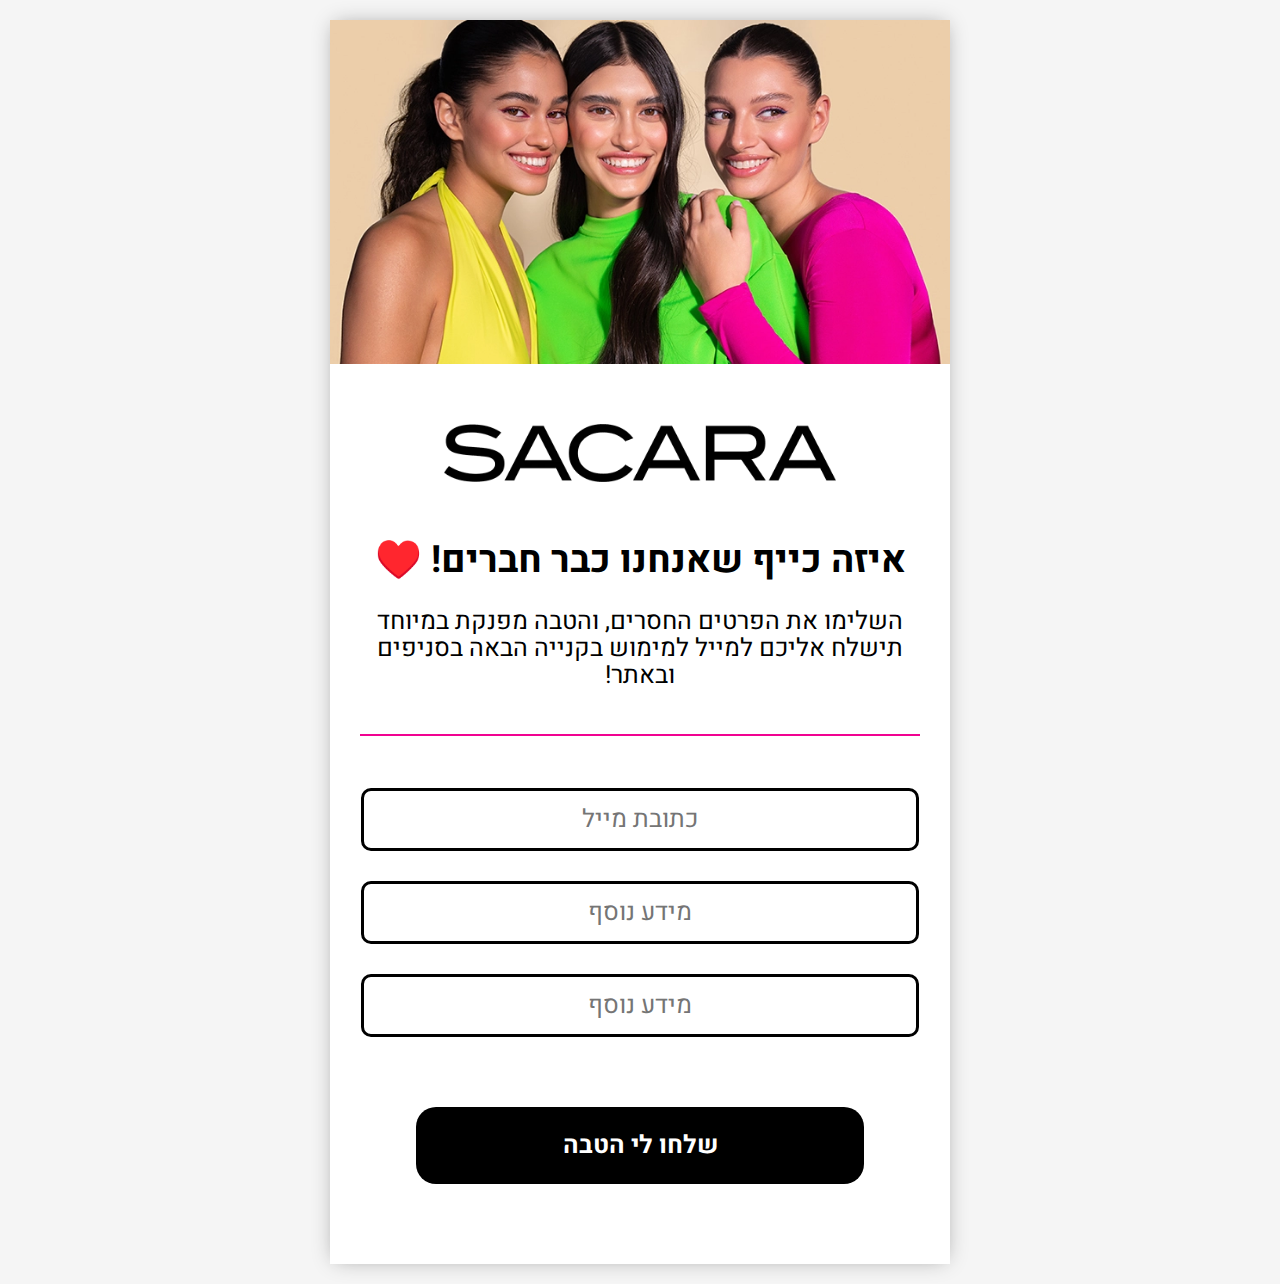
<file: existing-member/index.html>
<!DOCTYPE html>
<html lang="he" dir="rtl">

<head>
    <meta charset="UTF-8">
    <meta name="viewport" content="width=device-width, initial-scale=1.0">
    <meta name="theme-color" content="#000">
    <title>מועדון הלקוחות של סקארה</title>
    <link rel="preconnect" href="https://fonts.googleapis.com">
<link rel="preconnect" href="https://fonts.gstatic.com" crossorigin>
<link href="https://fonts.googleapis.com/css2?family=Heebo:wght@400;600&display=swap" rel="stylesheet">
    <link rel="stylesheet" href="./style.css">
</head>

<body>
    <main>
        <div class="container">
            <img class="header-img" src="./header-img.webp" alt="Women wearing Sacara's makeup">
            <div class="inner">
                <img class="logo" src="./sacara-logo.webp" alt="Sacars's logo">
                <h2 class="title">איזה כייף שאנחנו כבר חברים! ♥️</h2>
                <p class="instructions">
                    השלימו את הפרטים החסרים, והטבה מפנקת במיוחד<br />
                    תישלח אליכם למייל למימוש בקנייה הבאה בסניפים ובאתר!
                </p>
                <form action="" class="email-form" onsubmit="return validateEmail()">
                    <div class="error-msg">כתובת המייל אינה תקינה</div>
                    <input type="text" class="email-input" required name="email" placeholder="כתובת מייל">
                    <input type="text" class="comment-input" name="comment-1" placeholder="מידע נוסף">
                    <input type="text" class="comment-input" name="comment-2" placeholder="מידע נוסף">
                    <input type="submit" value="שלחו לי הטבה">
                </form>
            </div>
        </div>
    </main>
    <script src="./script.js"></script>
</body>

</html>
</file>
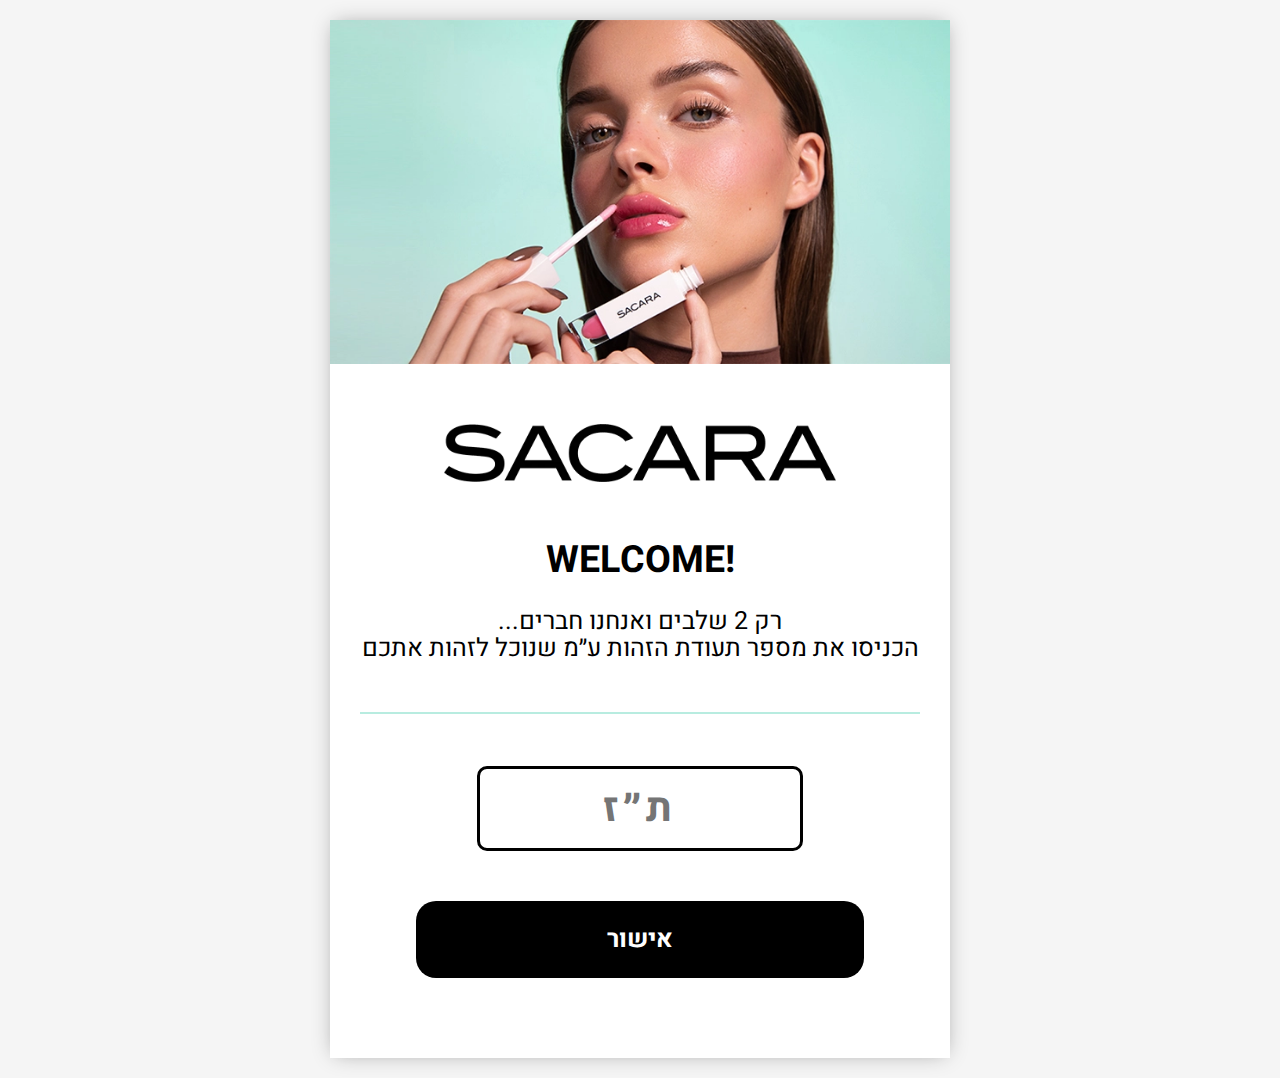
<file: id-verification/index.html>
<!DOCTYPE html>
<html lang="he" dir="rtl">

<head>
    <meta charset="UTF-8">
    <meta name="viewport" content="width=device-width, initial-scale=1.0">
    <meta name="theme-color" content="#000">
    <title>מועדון הלקוחות של סקארה</title>
    <link rel="preconnect" href="https://fonts.googleapis.com">
<link rel="preconnect" href="https://fonts.gstatic.com" crossorigin>
<link href="https://fonts.googleapis.com/css2?family=Heebo:wght@400;600&display=swap" rel="stylesheet">
    <link rel="stylesheet" href="./style.css">
</head>

<body>
    <main>
        <div class="container">
            <img class="header-img" src="./header-img.webp" alt="A woman using Sacara's product">
            <div class="inner">
                <img class="logo" src="./sacara-logo.webp" alt="Sacars's logo">
                <h2 class="welcome-title">WELCOME!</h2>
                <p class="instructions">
                    רק 2 שלבים ואנחנו חברים...
                    <br />
                    הכניסו את מספר תעודת הזהות ע״מ שנוכל לזהות אתכם
                </p>
                <form action="" class="id-verification-form" onsubmit="return validateId()">
                    <div class="error-msg">תעודת הזהות אינה תקינה</div>
                    <input type="text" class="id-input" required name="id" placeholder="ת״ז" maxlength="9">
                    <input type="submit" value="אישור">
                </form>
            </div>
        </div>
    </main>

    <script src="./script.js"></script>
</body>

</html>
</file>
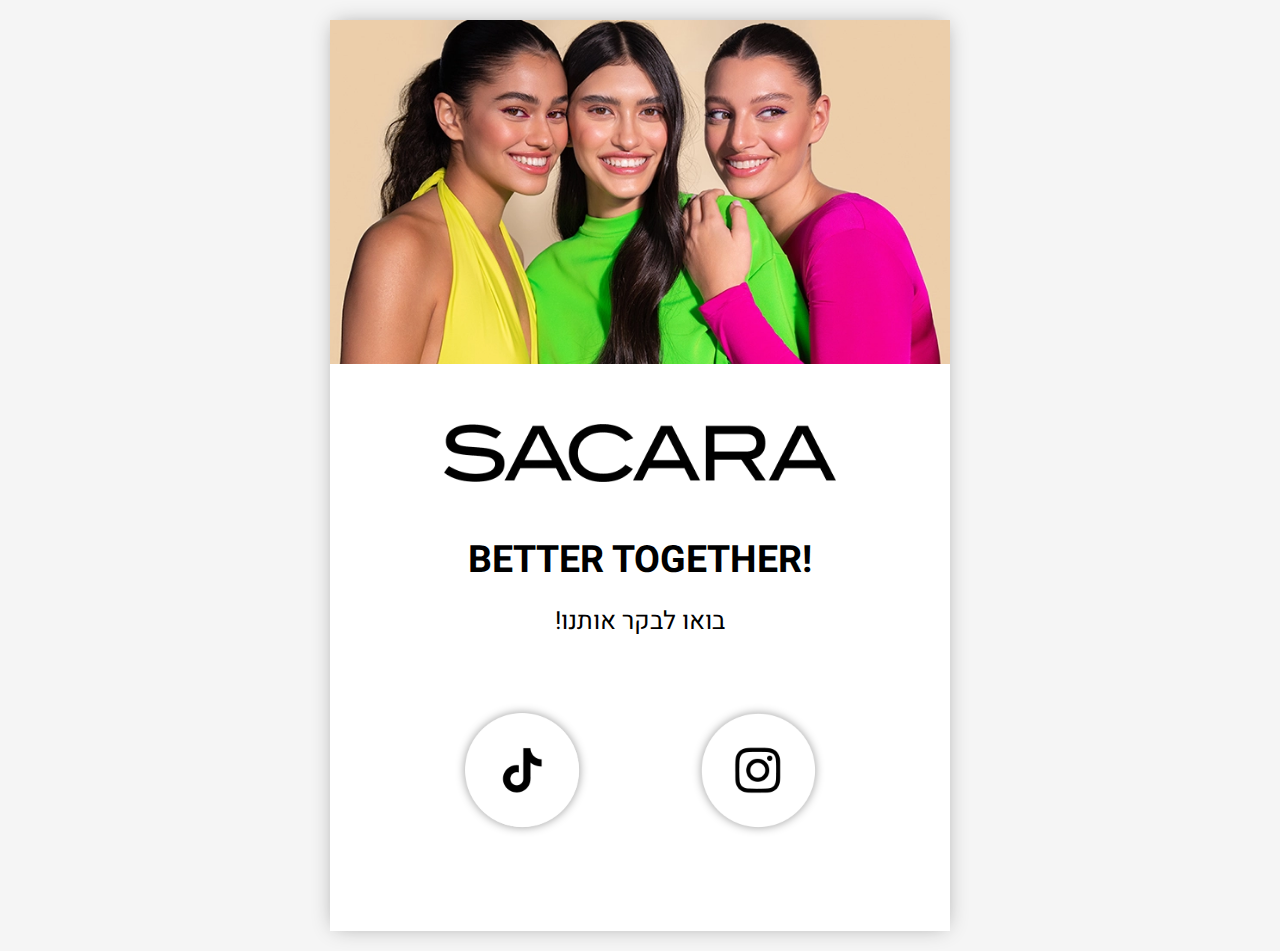
<file: member-joined/index.html>
<!DOCTYPE html>
<html lang="he" dir="rtl">

<head>
    <meta charset="UTF-8">
    <meta name="viewport" content="width=device-width, initial-scale=1.0">
    <meta name="theme-color" content="#000">
    <title>מועדון הלקוחות של סקארה</title>
    <link rel="preconnect" href="https://fonts.googleapis.com">
    <link rel="preconnect" href="https://fonts.gstatic.com" crossorigin>
    <link href="https://fonts.googleapis.com/css2?family=Heebo:wght@400;600&display=swap" rel="stylesheet">
    <link rel="stylesheet" href="./style.css">
</head>

<body>
    <main>
        <div class="container">
            <img class="header-img" src="./header-img.webp" alt="A woman using Sacara's product">
            <div class="inner">
                <img class="logo" src="./sacara-logo.webp" alt="Sacars's logo">
                <h2 class="welcome-title">BETTER TOGETHER!</h2>
                <p class="instructions">
                    בואו לבקר אותנו!
                </p>
                <div class="social-links">
                    <a href="https://www.instagram.com/sacara_il/?hl=en" class="social-link instagram" target="_blank">
                        <img src="./instagram-icon.webp" alt="אייקון אינסטגרם" class="social-icon">
                    </a>
                    <a href="https://www.tiktok.com/@sacaraisrael?lang=en" class="social-link tik-tok" target="_blank">
                        <img src="./tik-tok-icon.webp" alt="אייקון טיק-טוק" class="social-icon">
                    </a>
                </div>
            </div>
        </div>
    </main>
</body>

</html>
</file>
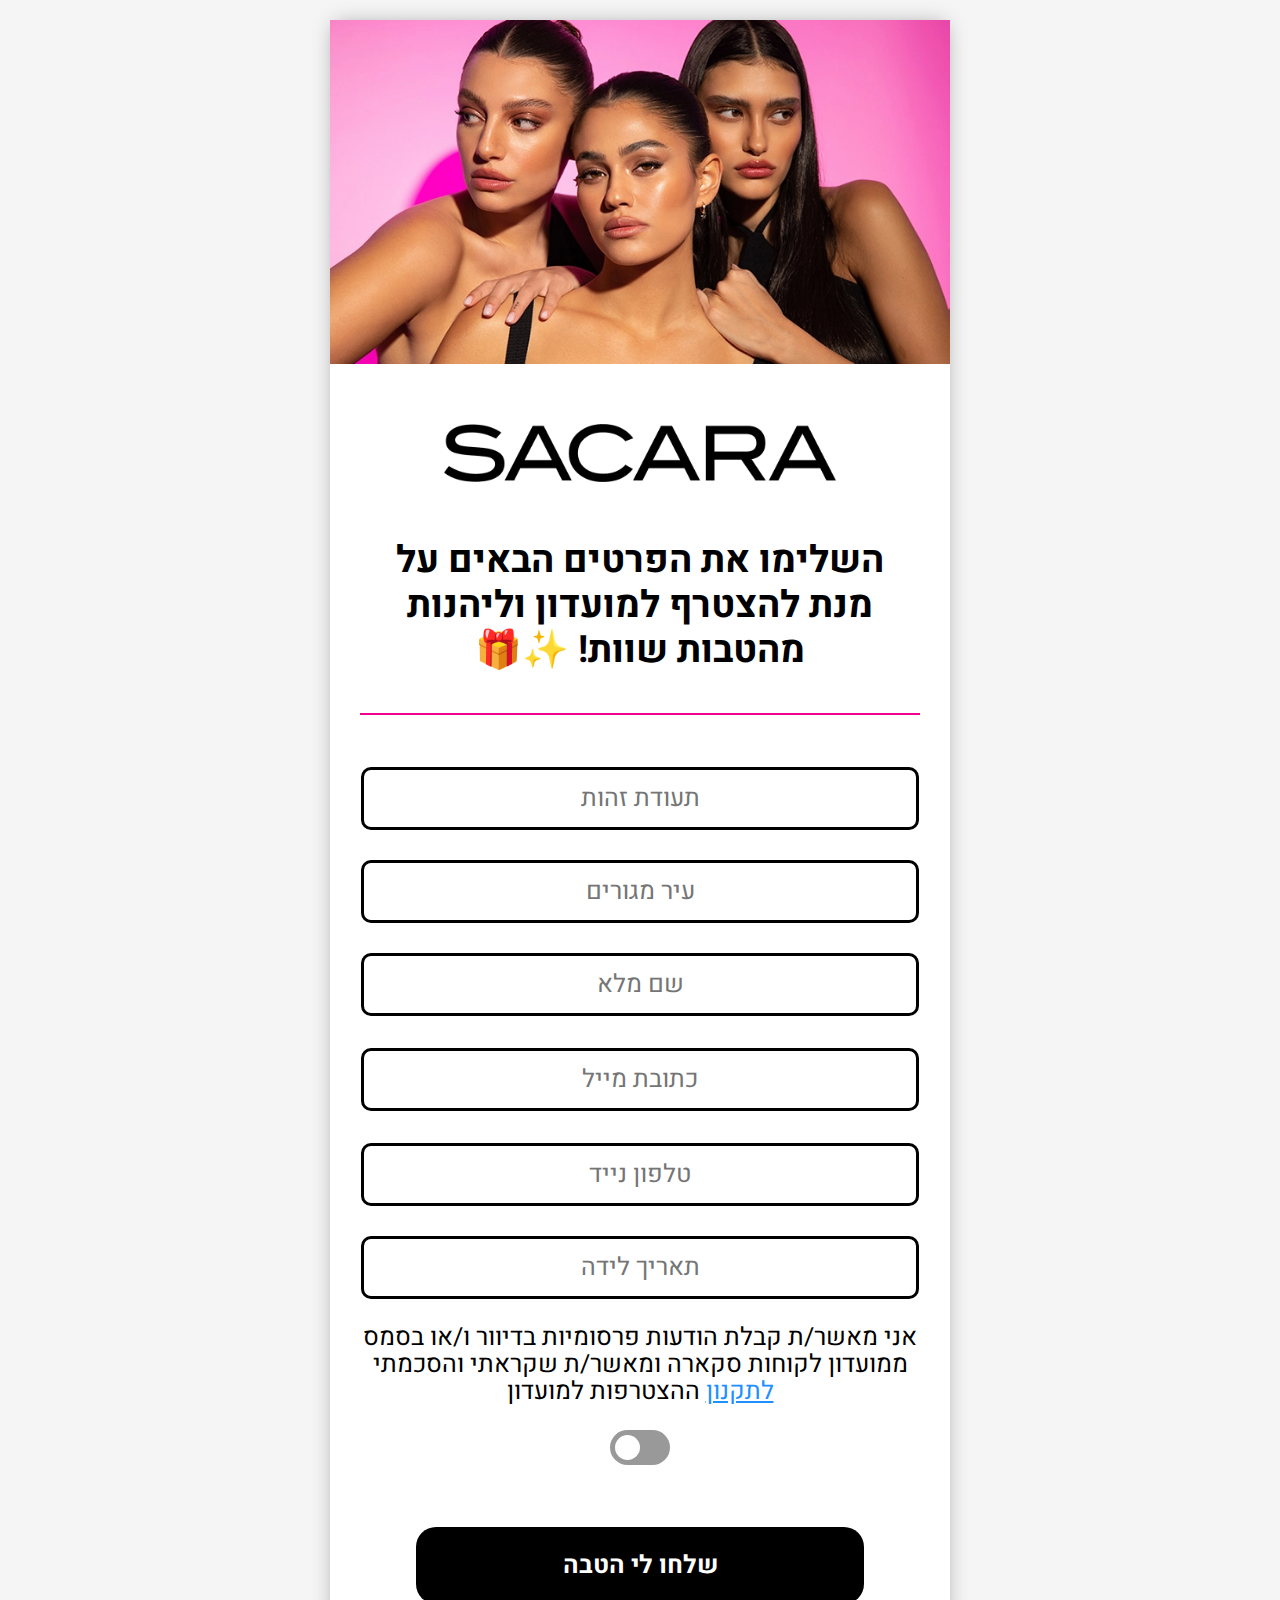
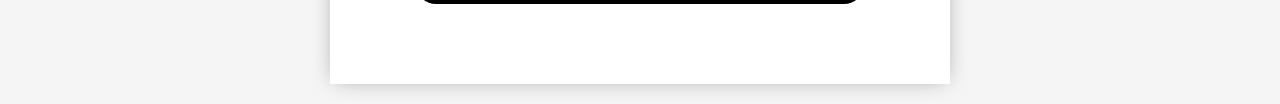
<file: non-existent-member/index.html>
<!DOCTYPE html>
<html lang="he" dir="rtl">

<head>
    <meta charset="UTF-8">
    <meta name="viewport" content="width=device-width, initial-scale=1.0">
    <meta name="theme-color" content="#000">
    <title>מועדון הלקוחות של סקארה</title>
    <link rel="preconnect" href="https://fonts.googleapis.com">
    <link rel="preconnect" href="https://fonts.gstatic.com" crossorigin>
    <link href="https://fonts.googleapis.com/css2?family=Heebo:wght@400;600&display=swap" rel="stylesheet">
    <link rel="stylesheet" href="./style.css">
</head>

<body>
    <main>
        <div class="container">
            <img class="header-img" src="./header-img.webp" alt="A woman using Sacara's product">
            <div class="inner">

                <img class="logo" src="./sacara-logo.webp" alt="Sacars's logo">

                <h2 class="title">השלימו את הפרטים הבאים על מנת להצטרף למועדון וליהנות מהטבות שוות! ✨🎁</h2>

                <form action="" class="membership-form">

                    <div class="error-msg id-error hidden">תעודת הזהות אינה חוקית</div>
                    <input required type="text" name="id" class="id-input" required  placeholder="תעודת זהות" maxlength="9">

                    <input required type="text" name="city" class="city-input" placeholder="עיר מגורים">

                    <input required type="text" name="full-name" class="full-name-input" placeholder="שם מלא">

                    <div class="error-msg email-error hidden">כתובת המייל אינה תקינה</div>
                    <input required type="text" name="email" class="email-input" placeholder="כתובת מייל">

                    <div class="error-msg phone-error hidden">מספר הטלפון אינו תקין</div>
                    <input required type="text" name="phone" class="phone-input" required placeholder="טלפון נייד">

                    <input required type="text" name="date" class="date-input" placeholder="תאריך לידה">

                    <p class="terms">אני מאשר/ת קבלת הודעות פרסומיות בדיוור ו/או בסמס ממועדון לקוחות סקארה ומאשר/ת שקראתי והסכמתי <a href="https://www.sacara.co.il/members-terms" target="_blank">לתקנון</a> ההצטרפות למועדון</p>

                    <div class="toggle-container">
                        <input type="checkbox" id="terms-toggle">
                        <label for="terms-toggle"></label>
                        <img class="checkmark-icon" src="./check-mark.svg" alt="checkmark">
                    </div>

                    <div class="error-msg terms-error hidden">נא אשרו את התקנון</div>

                    <input type="submit" value="שלחו לי הטבה">

                </form>

            </div>
        </div>
    </main>
    <script src="./script.js"></script>
</body>

</html>
</file>
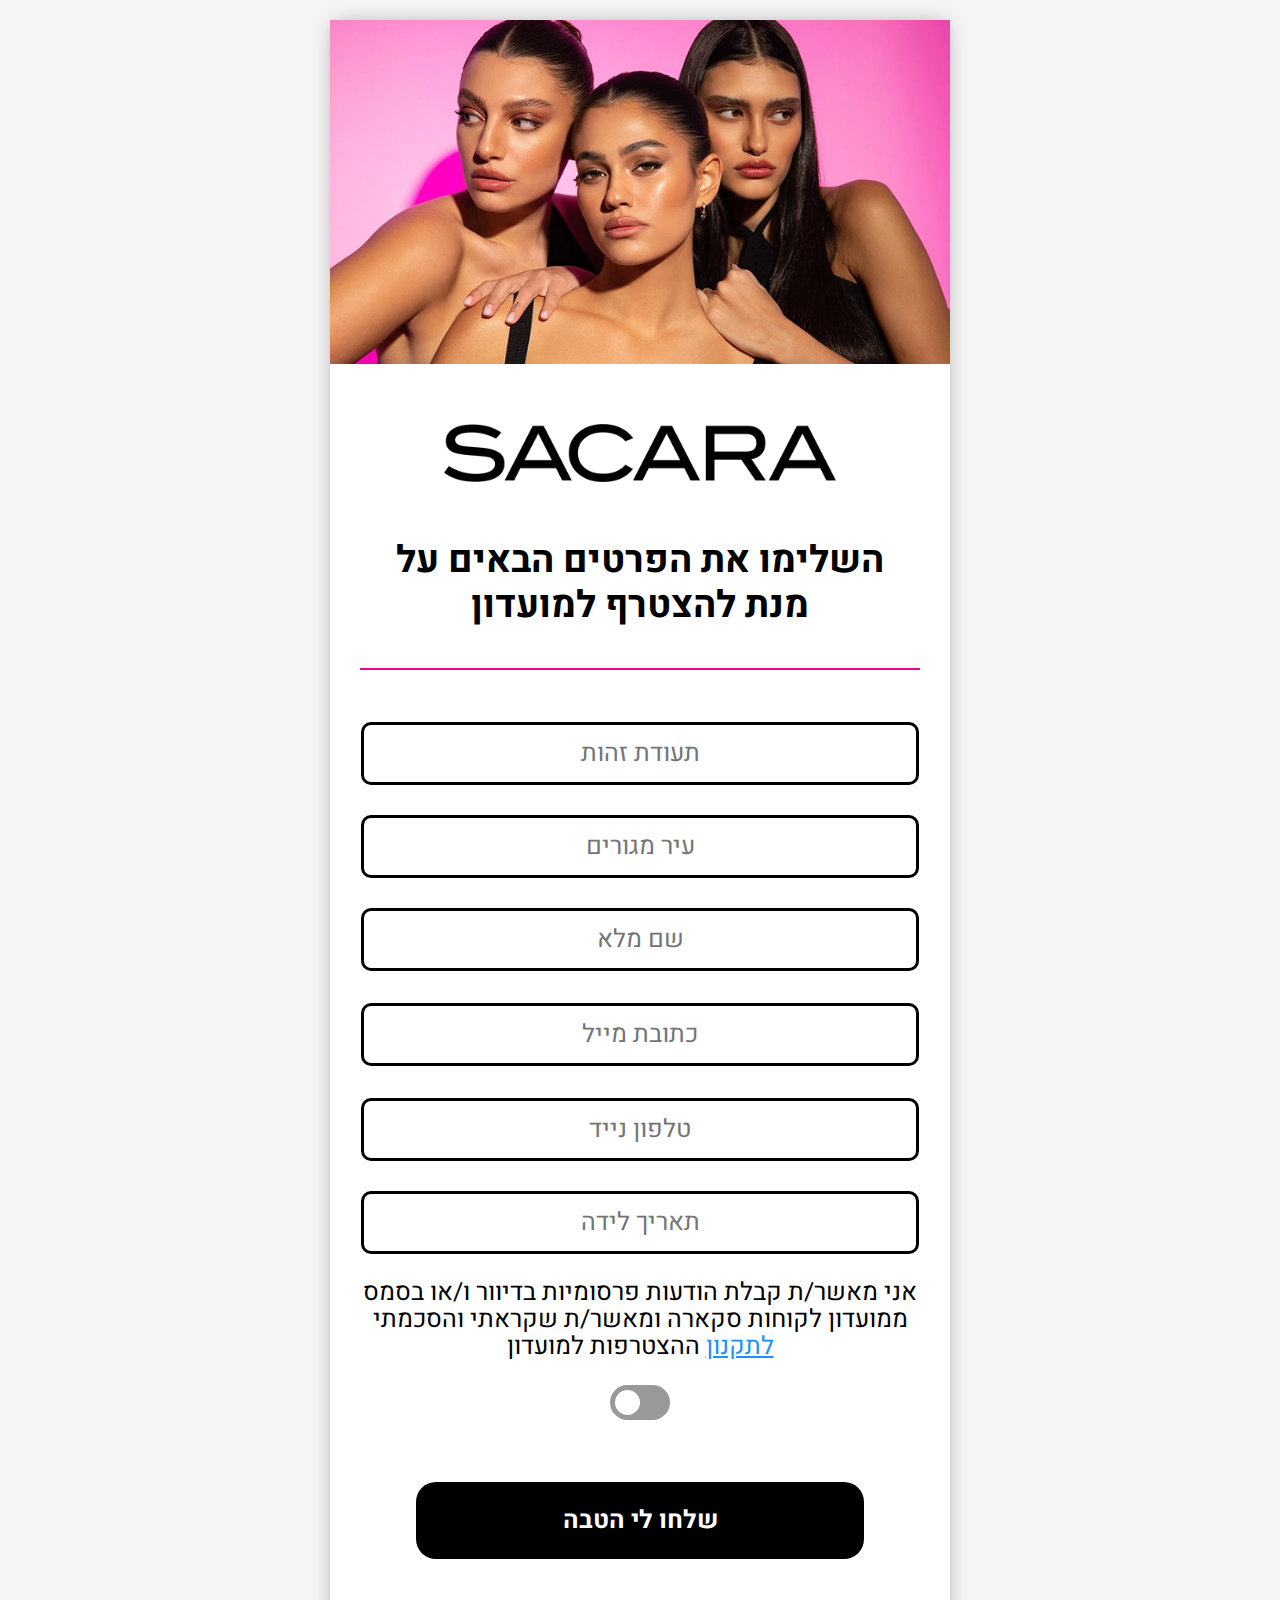
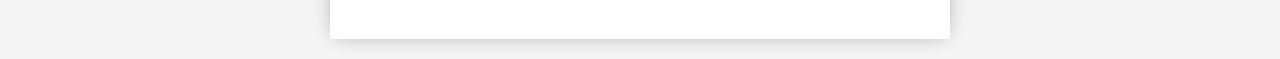
<file: non-existent-user/index.html>
<!DOCTYPE html>
<html lang="he" dir="rtl">

<head>
    <meta charset="UTF-8">
    <meta name="viewport" content="width=device-width, initial-scale=1.0">
    <meta name="theme-color" content="#000">
    <title>מועדון הלקוחות של סקארה</title>
    <link rel="preconnect" href="https://fonts.googleapis.com">
    <link rel="preconnect" href="https://fonts.gstatic.com" crossorigin>
    <link href="https://fonts.googleapis.com/css2?family=Heebo:wght@400;600&display=swap" rel="stylesheet">
    <link rel="stylesheet" href="./style.css">
</head>

<body>
    <main>
        <div class="container">
            <img class="header-img" src="./header-img.webp" alt="A woman using Sacara's product">
            <div class="inner">

                <img class="logo" src="./sacara-logo.webp" alt="Sacars's logo">

                <h2 class="title">השלימו את הפרטים הבאים על מנת להצטרף למועדון</h2>

                <form action="" class="membership-form">

                    <div class="error-msg id-error hidden">תעודת הזהות אינה חוקית</div>
                    <input required type="text" name="id" class="id-input" required  placeholder="תעודת זהות" maxlength="9">

                    <input required type="text" name="city" class="city-input" placeholder="עיר מגורים">

                    <input required type="text" name="full-name" class="full-name-input" placeholder="שם מלא">

                    <div class="error-msg email-error hidden">כתובת המייל אינה תקינה</div>
                    <input required type="text" name="email" class="email-input" placeholder="כתובת מייל">

                    <div class="error-msg phone-error hidden">מספר הטלפון אינו תקין</div>
                    <input required type="text" name="phone" class="phone-input" required placeholder="טלפון נייד">

                    <input required type="text" name="date" class="date-input" placeholder="תאריך לידה">

                    <p class="terms">אני מאשר/ת קבלת הודעות פרסומיות בדיוור ו/או בסמס ממועדון לקוחות סקארה ומאשר/ת שקראתי והסכמתי <a href="https://www.sacara.co.il/members-terms" target="_blank">לתקנון</a> ההצטרפות למועדון</p>

                    <div class="toggle-container">
                        <input type="checkbox" id="terms-toggle">
                        <label for="terms-toggle"></label>
                        <img class="checkmark-icon" src="./check-mark.svg" alt="checkmark">
                    </div>

                    <div class="error-msg terms-error hidden">נא אשרו את התקנון</div>

                    <input type="submit" value="שלחו לי הטבה">

                </form>

            </div>
        </div>
    </main>
    <script src="./script.js"></script>
</body>

</html>
</file>
<file: existing-member/style.css>
body {
    height: 100%;
    max-width: 620px;
    margin: 20px auto;
    font-family: 'Heebo', sans-serif;
    line-height: 27px;
    font-size: 25px;
    box-sizing: border-box;
    background-color: #f5f5f5;
}

main {
    background-color: white;
    padding-bottom: 50px;
    box-shadow: 0 0 20px -5px #999;
}

input {
    font-size: inherit;
    font-family: inherit;
    box-sizing: inherit;
}

.container {
    display: flex;
    flex-direction: column;
    text-align: center;
}

.inner {
    padding: 30px;
}

.logo {
    max-width: 70%;
    margin: 30px 0 50px;
}

.title {
    margin: 0;
    line-height: 45px;
}

.instructions {
    margin: 25px 0 20px;
    padding-bottom: 45px;
    border-bottom: solid 2px #f10291;
}

.email-form {
    display: flex;
    flex-direction: column;
    justify-content: center;
    align-items: center;
    height: 100%;
}

.email-form.error .id-input,
.email-form.error .email-input {
    border: solid 3px;
    border-color: tomato;
}

.email-form.error .error-msg {
    visibility: visible;
}

.email-input,
.comment-input {
    width: 95%;
    border: solid 1px;
    padding: 10px;
    margin-bottom: 30px;
    font-size: 25px;
    border-radius: 10px;
    text-align: center;
}

input[type="text"] {
    border: solid 3px black;
}

input[type="submit"] {
    width: 100%;
    max-width: 80%;
    color: white;
    background-color: #000;
    border-radius: 20px;
    border: none;
    margin-top: 40px;
    padding: 20px 0;
    cursor: pointer;
    font-weight: bold;
}

.error-msg {
    visibility: hidden;
    color: tomato;
    font-size: 14px;
    font-weight: bold;
    margin-bottom: 5px;
}

@media (max-width: 620px) {
    body {
        margin: 0;
    }

    main {
        height: 100%;
    }
}
</file>
<file: id-verification/style.css>
body {
    height: 100%;
    max-width: 620px;
    margin: 20px auto;
    font-family: 'Heebo', sans-serif;
    line-height: 27px;
    font-size: 25px;
    box-sizing: border-box;
    background-color: #f5f5f5;
}

main {
    background-color: white;
    padding-bottom: 50px;
    box-shadow: 0 0 20px -5px #999;
}

input {
    font-size: inherit;
    font-family: inherit;
    box-sizing: inherit;
}

.container {
    display: flex;
    flex-direction: column;
    text-align: center;
}

.inner {
    padding: 30px;
}

.logo {
    max-width: 70%;
    margin: 30px 0 50px;
}

.welcome-title {
    margin: 0;
    line-height: 45px;
    direction: ltr;
}

.instructions {
    margin: 25px 0 20px;
    padding-bottom: 50px;
    border-bottom: solid 2px #b8ece0;
}

.id-verification-form {
    display: flex;
    flex-direction: column;
    justify-content: center;
    align-items: center;
    height: 100%;
}

.id-verification-form.error .id-input {
    border: solid 3px;
    border-color: tomato;
}

.id-verification-form.error .error-msg {
    visibility: visible;
}

.id-input {
    max-width: 300px;
    border: solid 1px;
    padding: 10px;
    margin-bottom: 30px;
    font-size: 40px;
    font-weight: bold;
    letter-spacing: 5px;
    border-radius: 10px;
    border: solid 3px black;
    text-align: center;
}

input[type="submit"] {
    width: 100%;
    max-width: 80%;
    color: white;
    background-color: #000;
    border-radius: 20px;
    border: none;
    margin-top: 20px;
    padding: 20px 0;
    cursor: pointer;
    font-weight: bold;
}

.error-msg {
    visibility: hidden;
    color: tomato;
    font-size: 14px;
    font-weight: bold;
    margin-bottom: 5px;
}

@media (max-width: 620px) {
    body {
        margin: 0;
    }

    main {
        height: 100%;
    }
}
</file>
<file: member-joined/style.css>
body {
    height: 100%;
    max-width: 620px;
    margin: 20px auto;
    font-family: 'Heebo', sans-serif;
    line-height: 27px;
    font-size: 25px;
    box-sizing: border-box;
    background-color: #f5f5f5;
}

main {
    background-color: white;
    padding-bottom: 50px;
    box-shadow: 0 0 20px -5px #999;
}

.container {
    display: flex;
    flex-direction: column;
    text-align: center;
}

.inner {
    padding: 30px;
}

.logo {
    max-width: 70%;
    margin: 30px 0 50px;
}

.welcome-title {
    margin: 0;
    line-height: 45px;
    direction: ltr;
}

.instructions {
    margin: 25px 0 60px;
}

.social-links {
    display: flex;
    align-items: center;
    justify-content: space-evenly;
}

.social-link {
    display: inline-block;
}

.social-link img {
    max-width: 150px;
    filter: drop-shadow(0 0 5px #999);
}

@media (max-width: 620px) {
    body {
        margin: 0;
        background-color: white;
        
    }

    main {
        box-shadow: none;
    }
}
</file>
<file: non-existent-member/style.css>
body {
    height: 100%;
    max-width: 620px;
    margin: 20px auto;
    font-family: 'Heebo', sans-serif;
    line-height: 27px;
    font-size: 25px;
    box-sizing: border-box;
    background-color: #f5f5f5;
}

main {
    background-color: white;
    padding-bottom: 50px;
    box-shadow: 0 0 20px -5px #999;
}

input {
    font-size: inherit;
    font-family: inherit;
    box-sizing: inherit;
}

label {
    cursor: pointer;
}

a {
    color: dodgerblue;
}

.container {
    display: flex;
    flex-direction: column;
    text-align: center;
}

.inner {
    padding: 30px;
}

.logo {
    max-width: 70%;
    margin-top: 30px;
}

.title {
    margin: 50px 0 20px;
    line-height: 45px;
    padding-bottom: 40px;
    border-bottom: solid 2px #f10291;
}

.membership-form {
    display: flex;
    flex-direction: column;
    justify-content: center;
    align-items: center;
    height: 100%;
}

input[type="text"],
input[type="date"] {
    width: 95%;
    border: solid 3px black;
    padding: 10px;
    font-size: 25px;
    border-radius: 10px;
    text-align: center;
}

.id-input,
.city-input,
.phone-input {
    margin-bottom: 30px;
}

.toggle-container {
    position: relative;
}

input[type="checkbox"] {
    display: none;
}

input[type="checkbox"]:checked + label[for="terms-toggle"] {
    background-color: #000;
}

input[type="checkbox"]:checked + label[for="terms-toggle"]:after {
    left: 30px;
}

label[for="terms-toggle"] {
    display: block;
    position: relative;
    width: 60px;
    height: 35px;
    background-color: #999;
    border-radius: 30px;
}

label[for="terms-toggle"]:after {
    content: "";
    position: absolute;
    left: 5px;
    top: 5px;
    border-radius: 50%;
    width: 25px;
    height: 25px;
    background-color: white;
    transition: all .3s ease;
}

.checkmark-icon {
    position: absolute;
    top: 8px;
    left: 9px;
    width: 18px;
    pointer-events: none;
}

input[type="submit"] {
    width: 100%;
    max-width: 80%;
    margin-top: 30px;
    padding: 20px 0;
    color: white;
    font-weight: bold;
    background-color: #000;
    border: none;
    border-radius: 20px;
    cursor: pointer;
}

.error-msg {
    position: relative;
    top: 8px;
    color: tomato;
    font-size: 14px;
    font-weight: bold;
    margin-bottom: 5px;
}

input.input-error,
label.input-error {
    position: relative;
    border: solid 3px;
    border-color: tomato;
}

.hidden {
    visibility: hidden;
}

@media (max-width: 620px) {
    body {
        margin: 0;
    }

    main {
        height: 100%;
    }
}
</file>
<file: non-existent-user/style.css>
body {
    height: 100%;
    max-width: 620px;
    margin: 20px auto;
    font-family: 'Heebo', sans-serif;
    line-height: 27px;
    font-size: 25px;
    box-sizing: border-box;
    background-color: #f5f5f5;
}

main {
    background-color: white;
    padding-bottom: 50px;
    box-shadow: 0 0 20px -5px #999;
}

input {
    font-size: inherit;
    font-family: inherit;
    box-sizing: inherit;
}

label {
    cursor: pointer;
}

a {
    color: dodgerblue;
}

.container {
    display: flex;
    flex-direction: column;
    text-align: center;
}

.inner {
    padding: 30px;
}

.logo {
    max-width: 70%;
    margin-top: 30px;
}

.title {
    margin: 50px 0 20px;
    line-height: 45px;
    padding-bottom: 40px;
    border-bottom: solid 2px #f10291;
}

.membership-form {
    display: flex;
    flex-direction: column;
    justify-content: center;
    align-items: center;
    height: 100%;
}

input[type="text"],
input[type="date"] {
    width: 95%;
    border: solid 3px black;
    padding: 10px;
    font-size: 25px;
    border-radius: 10px;
    text-align: center;
}

.id-input,
.city-input,
.phone-input {
    margin-bottom: 30px;
}

.toggle-container {
    position: relative;
}

input[type="checkbox"] {
    display: none;
}

input[type="checkbox"]:checked + label[for="terms-toggle"] {
    background-color: #000;
}

input[type="checkbox"]:checked + label[for="terms-toggle"]:after {
    left: 30px;
}

label[for="terms-toggle"] {
    display: block;
    position: relative;
    width: 60px;
    height: 35px;
    background-color: #999;
    border-radius: 30px;
}

label[for="terms-toggle"]:after {
    content: "";
    position: absolute;
    left: 5px;
    top: 5px;
    border-radius: 50%;
    width: 25px;
    height: 25px;
    background-color: white;
    transition: all .3s ease;
}

.checkmark-icon {
    position: absolute;
    top: 8px;
    left: 9px;
    width: 18px;
    pointer-events: none;
}

input[type="submit"] {
    width: 100%;
    max-width: 80%;
    margin-top: 30px;
    padding: 20px 0;
    color: white;
    font-weight: bold;
    background-color: #000;
    border: none;
    border-radius: 20px;
    cursor: pointer;
}

.error-msg {
    position: relative;
    top: 8px;
    color: tomato;
    font-size: 14px;
    font-weight: bold;
    margin-bottom: 5px;
}

input.input-error,
label.input-error {
    position: relative;
    border: solid 3px;
    border-color: tomato;
}

.hidden {
    visibility: hidden;
}

@media (max-width: 620px) {
    body {
        margin: 0;
    }

    main {
        height: 100%;
    }
}
</file>
